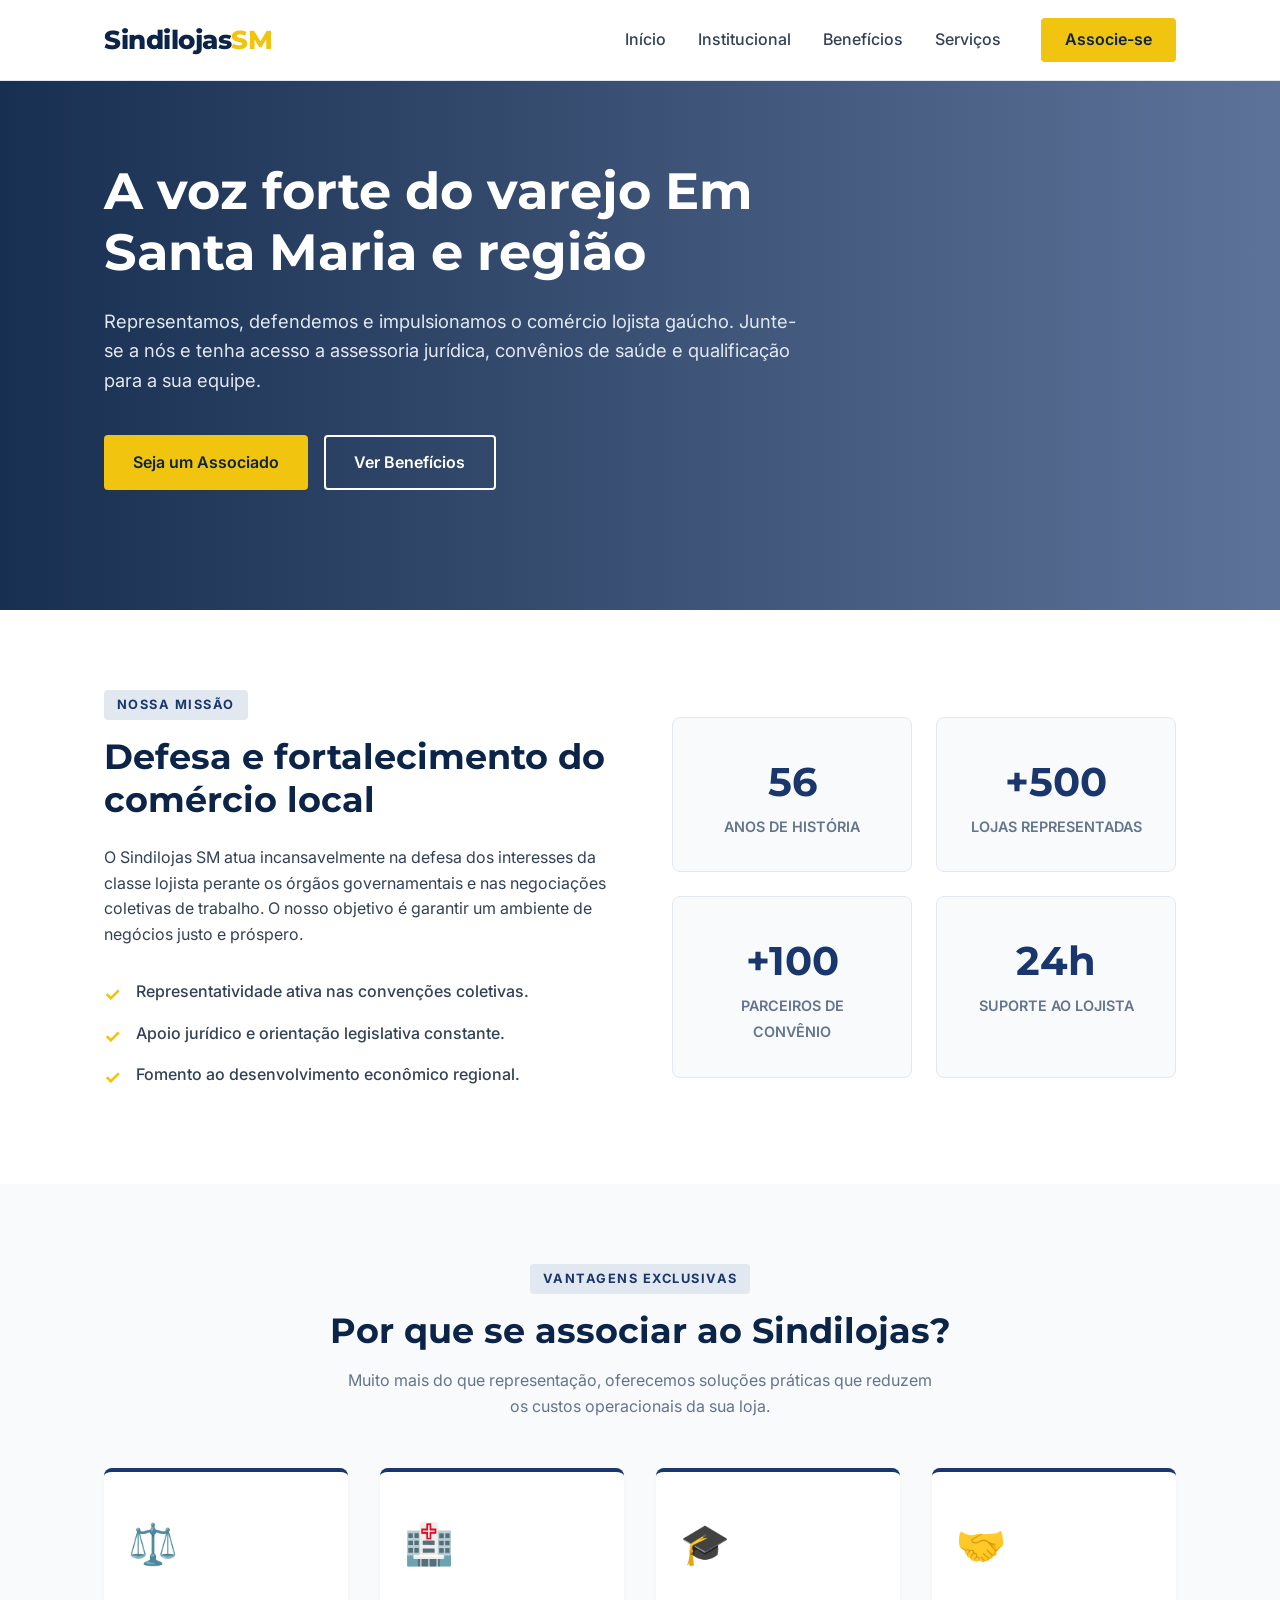
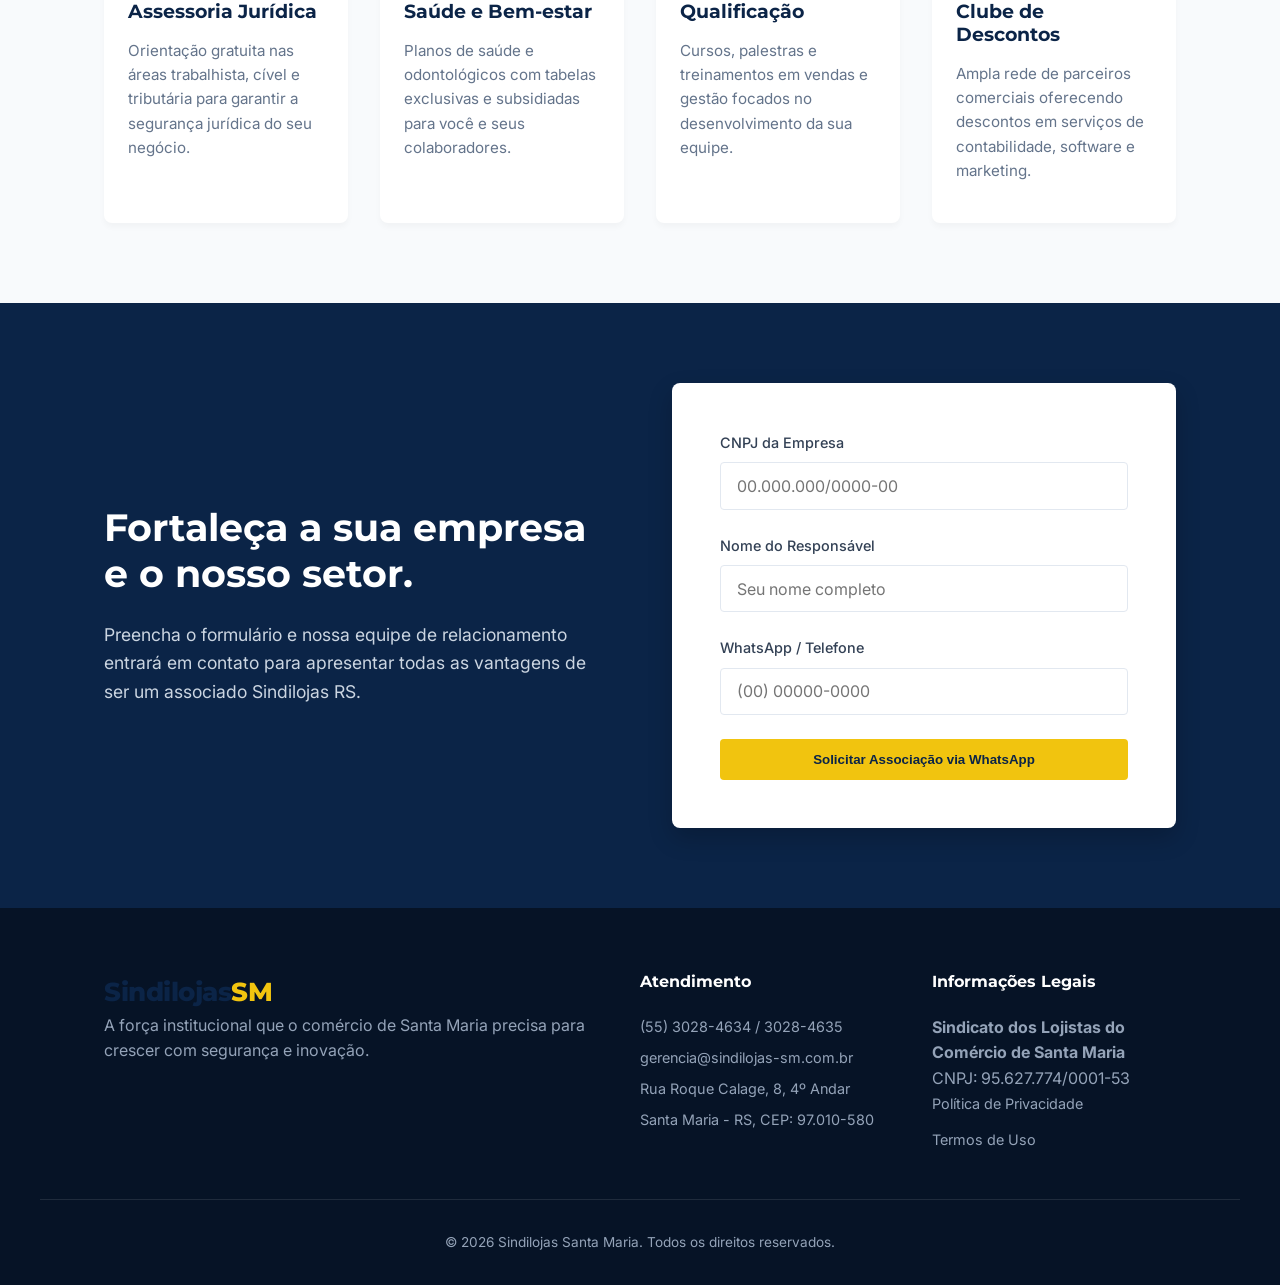
<file: index.html>
<!DOCTYPE html>
<html lang="pt-BR">
<head>
    <meta charset="UTF-8">
    <meta name="viewport" content="width=device-width, initial-scale=1.0">
    <meta name="facebook-domain-verification" content="2uz5mv5hke4nbbxfvrmrpehntoqdaj" />
    
    <meta property="og:title" content="Sindilojas Região Centro">
    <meta property="og:description" content="Representando o comércio da região com soluções e apoio ao lojista.">
    <meta property="og:url" content="https://sindilojascentro.com.br">
    <meta property="og:type" content="website">
    
    <meta property="og:image" content="https://sindilojascentro.com.br/sindilojas.png">
    <meta property="og:image:width" content="1200">
    <meta property="og:image:height" content="630">
    
    <title>Sindilojas SM | O Sindicato dos lojistas de Santa Maria</title>
    <link rel="preconnect" href="https://fonts.googleapis.com">
    <link rel="preconnect" href="https://fonts.gstatic.com" crossorigin>
    <link href="https://fonts.googleapis.com/css2?family=Inter:wght@300;400;500;600&family=Montserrat:wght@500;600;700&display=swap" rel="stylesheet">
    <link rel="stylesheet" href="style.css">
</head>
<body>

    <header class="header" id="header">
        <div class="container header-inner">
            <a href="#" class="logo">Sindilojas<span>SM</span></a>
            
            <nav class="navbar" id="navbar">
                <ul class="nav-links">
                    <li><a href="#inicio">Início</a></li>
                    <li><a href="#institucional">Institucional</a></li>
                    <li><a href="#beneficios">Benefícios</a></li>
                    <li><a href="#servicos">Serviços</a></li>
                </ul>
                <a href="#associe-se" class="btn-contact-header">Associe-se</a>
            </nav>

            <button class="menu-toggle" id="menu-toggle" aria-label="Abrir menu">
                <span></span>
                <span></span>
                <span></span>
            </button>
        </div>
    </header>

    <section class="hero" id="inicio">
        <div class="hero-overlay"></div>
        <div class="container hero-container">
            <div class="hero-content">
                <h1>A voz forte do varejo Em Santa Maria e região</h1>
                <p>Representamos, defendemos e impulsionamos o comércio lojista gaúcho. Junte-se a nós e tenha acesso a assessoria jurídica, convênios de saúde e qualificação para a sua equipe.</p>
                <div class="hero-buttons">
                    <a href="#associe-se" class="btn btn-primary">Seja um Associado</a>
                    <a href="#beneficios" class="btn btn-outline-white">Ver Benefícios</a>
                </div>
            </div>
        </div>
    </section>

    <section class="institucional section-padding" id="institucional">
        <div class="container grid-1-1 align-center">
            <div class="inst-text">
                <span class="tag">NOSSA MISSÃO</span>
                <h2>Defesa e fortalecimento do comércio local</h2>
                <p>O Sindilojas SM atua incansavelmente na defesa dos interesses da classe lojista perante os órgãos governamentais e nas negociações coletivas de trabalho. O nosso objetivo é garantir um ambiente de negócios justo e próspero.</p>
                <ul class="check-list mt-2">
                    <li>Representatividade ativa nas convenções coletivas.</li>
                    <li>Apoio jurídico e orientação legislativa constante.</li>
                    <li>Fomento ao desenvolvimento econômico regional.</li>
                </ul>
            </div>
            <div class="inst-stats grid-2">
                <div class="stat-box">
                    <span class="stat-num">56</span>
                    <span class="stat-desc">Anos de História</span>
                </div>
                <div class="stat-box">
                    <span class="stat-num">+500</span>
                    <span class="stat-desc">Lojas Representadas</span>
                </div>
                <div class="stat-box">
                    <span class="stat-num">+100</span>
                    <span class="stat-desc">Parceiros de Convênio</span>
                </div>
                <div class="stat-box">
                    <span class="stat-num">24h</span>
                    <span class="stat-desc">Suporte ao Lojista</span>
                </div>
            </div>
        </div>
    </section>

    <section class="beneficios section-padding bg-light" id="beneficios">
        <div class="container">
            <div class="section-header text-center">
                <span class="tag">VANTAGENS EXCLUSIVAS</span>
                <h2>Por que se associar ao Sindilojas?</h2>
                <p>Muito mais do que representação, oferecemos soluções práticas que reduzem os custos operacionais da sua loja.</p>
            </div>
            <div class="grid-4">
                <div class="card-beneficio">
                    <div class="icon">⚖️</div>
                    <h3>Assessoria Jurídica</h3>
                    <p>Orientação gratuita nas áreas trabalhista, cível e tributária para garantir a segurança jurídica do seu negócio.</p>
                </div>
                <div class="card-beneficio">
                    <div class="icon">🏥</div>
                    <h3>Saúde e Bem-estar</h3>
                    <p>Planos de saúde e odontológicos com tabelas exclusivas e subsidiadas para você e seus colaboradores.</p>
                </div>
                <div class="card-beneficio">
                    <div class="icon">🎓</div>
                    <h3>Qualificação</h3>
                    <p>Cursos, palestras e treinamentos em vendas e gestão focados no desenvolvimento da sua equipe.</p>
                </div>
                <div class="card-beneficio">
                    <div class="icon">🤝</div>
                    <h3>Clube de Descontos</h3>
                    <p>Ampla rede de parceiros comerciais oferecendo descontos em serviços de contabilidade, software e marketing.</p>
                </div>
            </div>
        </div>
    </section>

    <section class="associe-se section-padding" id="associe-se">
        <div class="container grid-1-1 align-center">
            <div class="associe-text">
                <h2>Fortaleça a sua empresa e o nosso setor.</h2>
                <p>Preencha o formulário e nossa equipe de relacionamento entrará em contato para apresentar todas as vantagens de ser um associado Sindilojas RS.</p>
            </div>
            <div class="associe-form-box">
                <form id="form-whatsapp" class="form-padrao">
                    <div class="input-group">
                        <label for="cnpj">CNPJ da Empresa</label>
                        <input type="text" id="cnpj" name="cnpj" placeholder="00.000.000/0000-00" required>
                    </div>
                    <div class="input-group">
                        <label for="nome">Nome do Responsável</label>
                        <input type="text" id="nome" name="nome" placeholder="Seu nome completo" required>
                    </div>
                    <div class="input-group">
                        <label for="telefone">WhatsApp / Telefone</label>
                        <input type="tel" id="telefone" name="telefone" placeholder="(00) 00000-0000" required>
                    </div>
                    <button type="submit" class="btn btn-primary btn-full">Solicitar Associação via WhatsApp</button>
                </form>
            </div>
        </div>
    </section>

    <footer class="footer">
        <div class="container footer-grid">
            <div class="footer-col">
                <a href="#" class="logo-footer">Sindilojas<span>SM</span></a>
                <p>A força institucional que o comércio de Santa Maria precisa para crescer com segurança e inovação.</p>
            </div>
            <div class="footer-col">
                <h4>Atendimento</h4>
                <ul>
                    <li>(55) 3028-4634 / 3028-4635</li>
                    <li>gerencia@sindilojas-sm.com.br</li>
                    <li>Rua Roque Calage, 8, 4º Andar</li>
                    <li>Santa Maria - RS, CEP: 97.010-580</li>
                </ul>
            </div>
            <div class="footer-col">
                <h4>Informações Legais</h4>
                <p><strong>Sindicato dos Lojistas do Comércio de Santa Maria</strong><br>CNPJ: 95.627.774/0001-53</p>
                <div class="legal-links">
                    <a href="politica-privacidade.html">Política de Privacidade</a>
                    <a href="#">Termos de Uso</a>
                </div>
            </div>
        </div>
        <div class="container footer-bottom">
            <p>&copy; 2026 Sindilojas Santa Maria. Todos os direitos reservados.</p>
        </div>
    </footer>

    <script src="script.js"></script>
</body>
</html>
</file>
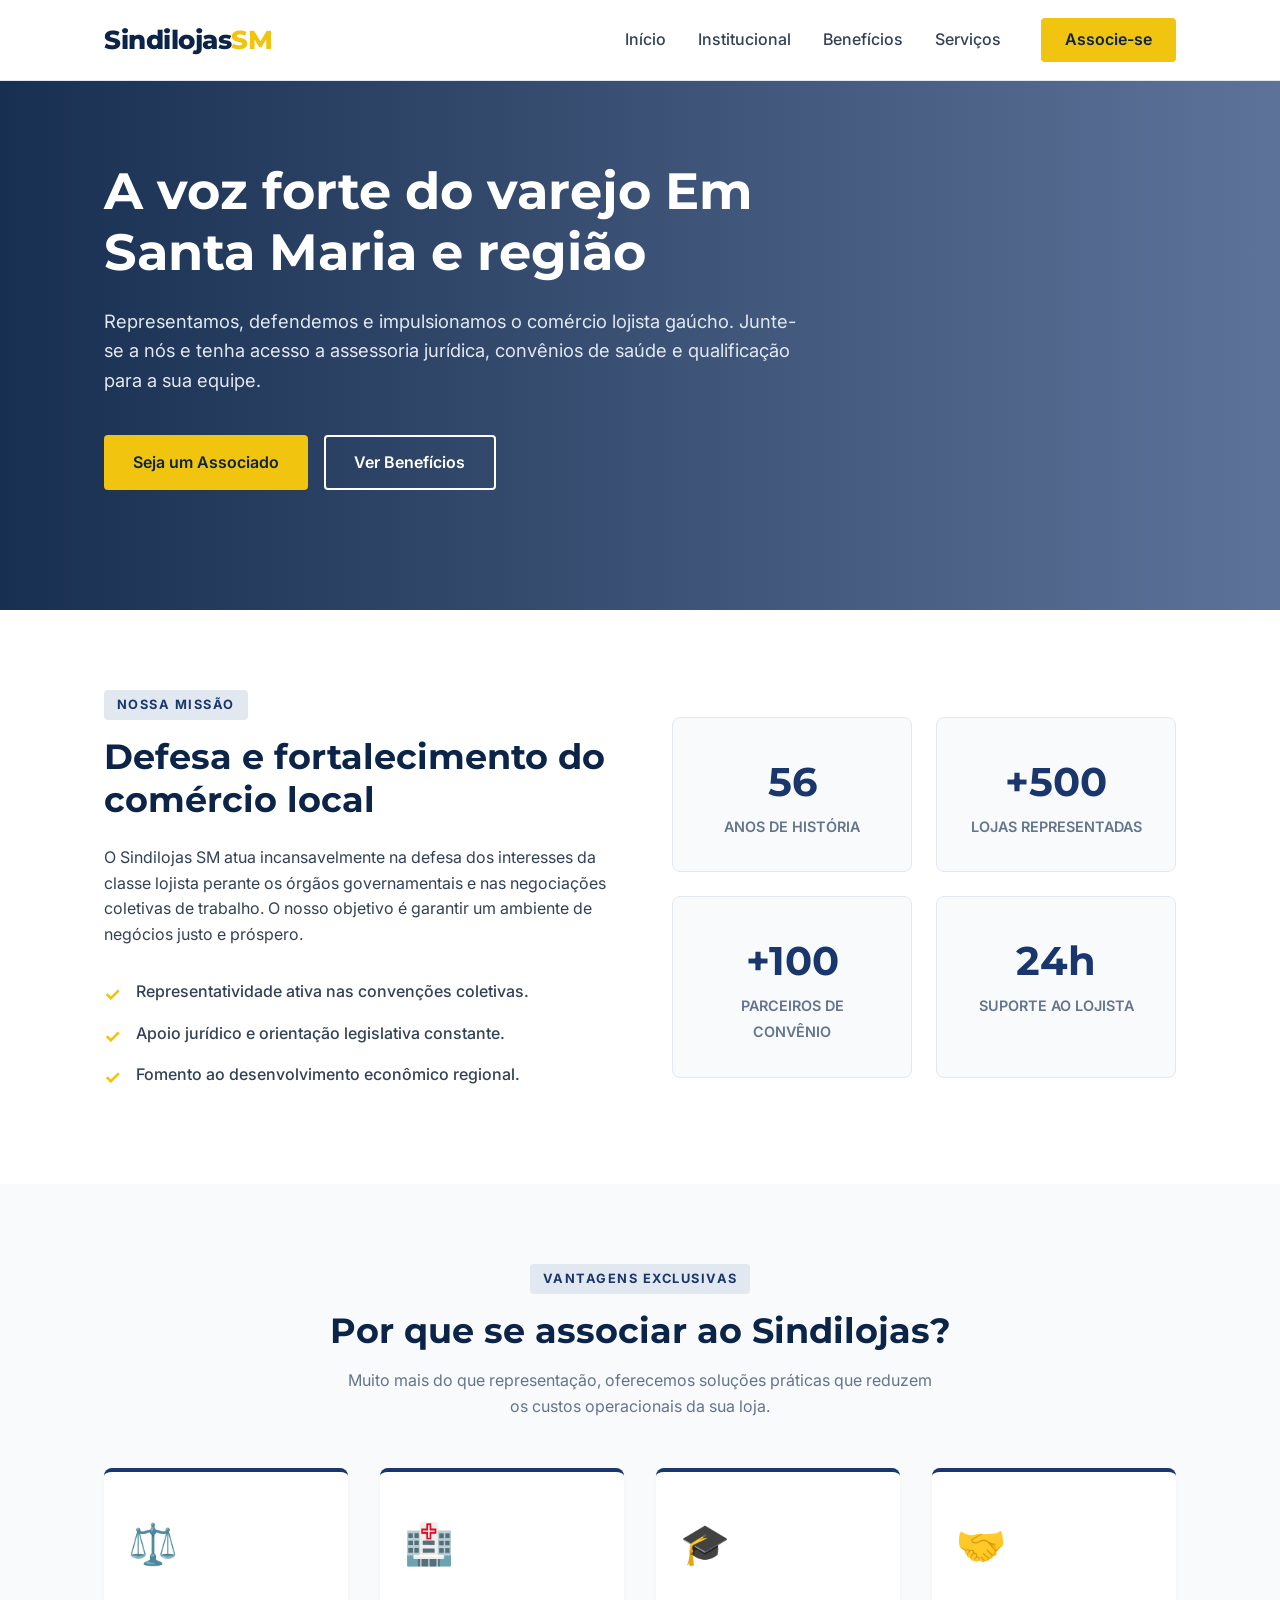
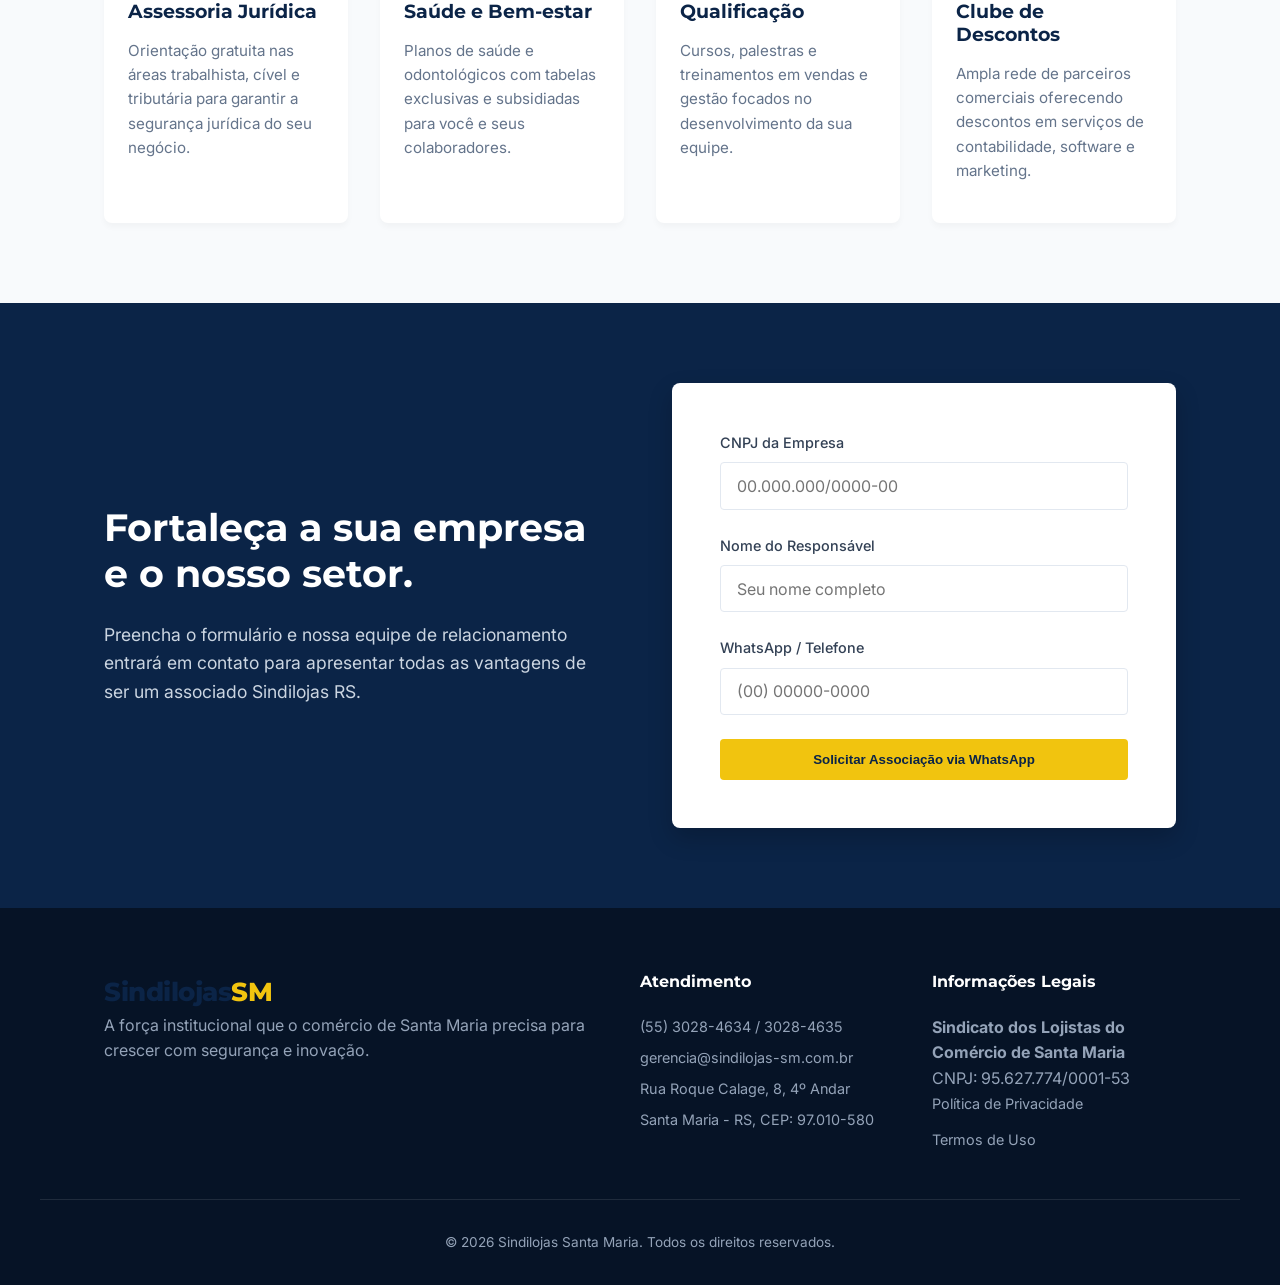
<file: sindilojas/index.html>
<!DOCTYPE html>
<html lang="pt-BR">
<head>
    <meta charset="UTF-8">
    <meta name="viewport" content="width=device-width, initial-scale=1.0">
    <meta name="facebook-domain-verification" content="2uz5mv5hke4nbbxfvrmrpehntoqdaj" />
    <title>Sindilojas SM | O Sindicato dos lojistas de Santa Maria</title>
    <link rel="preconnect" href="https://fonts.googleapis.com">
    <link rel="preconnect" href="https://fonts.gstatic.com" crossorigin>
    <link href="https://fonts.googleapis.com/css2?family=Inter:wght@300;400;500;600&family=Montserrat:wght@500;600;700&display=swap" rel="stylesheet">
    <link rel="stylesheet" href="style.css">
</head>
<body>

    <header class="header" id="header">
        <div class="container header-inner">
            <a href="#" class="logo">Sindilojas<span>SM</span></a>
            
            <nav class="navbar" id="navbar">
                <ul class="nav-links">
                    <li><a href="#inicio">Início</a></li>
                    <li><a href="#institucional">Institucional</a></li>
                    <li><a href="#beneficios">Benefícios</a></li>
                    <li><a href="#servicos">Serviços</a></li>
                </ul>
                <a href="#associe-se" class="btn-contact-header">Associe-se</a>
            </nav>

            <button class="menu-toggle" id="menu-toggle" aria-label="Abrir menu">
                <span></span>
                <span></span>
                <span></span>
            </button>
        </div>
    </header>

    <section class="hero" id="inicio">
        <div class="hero-overlay"></div>
        <div class="container hero-container">
            <div class="hero-content">
                <h1>A voz forte do varejo Em Santa Maria e região</h1>
                <p>Representamos, defendemos e impulsionamos o comércio lojista gaúcho. Junte-se a nós e tenha acesso a assessoria jurídica, convênios de saúde e qualificação para a sua equipe.</p>
                <div class="hero-buttons">
                    <a href="#associe-se" class="btn btn-primary">Seja um Associado</a>
                    <a href="#beneficios" class="btn btn-outline-white">Ver Benefícios</a>
                </div>
            </div>
        </div>
    </section>

    <section class="institucional section-padding" id="institucional">
        <div class="container grid-1-1 align-center">
            <div class="inst-text">
                <span class="tag">NOSSA MISSÃO</span>
                <h2>Defesa e fortalecimento do comércio local</h2>
                <p>O Sindilojas SM atua incansavelmente na defesa dos interesses da classe lojista perante os órgãos governamentais e nas negociações coletivas de trabalho. O nosso objetivo é garantir um ambiente de negócios justo e próspero.</p>
                <ul class="check-list mt-2">
                    <li>Representatividade ativa nas convenções coletivas.</li>
                    <li>Apoio jurídico e orientação legislativa constante.</li>
                    <li>Fomento ao desenvolvimento econômico regional.</li>
                </ul>
            </div>
            <div class="inst-stats grid-2">
                <div class="stat-box">
                    <span class="stat-num">56</span>
                    <span class="stat-desc">Anos de História</span>
                </div>
                <div class="stat-box">
                    <span class="stat-num">+500</span>
                    <span class="stat-desc">Lojas Representadas</span>
                </div>
                <div class="stat-box">
                    <span class="stat-num">+100</span>
                    <span class="stat-desc">Parceiros de Convênio</span>
                </div>
                <div class="stat-box">
                    <span class="stat-num">24h</span>
                    <span class="stat-desc">Suporte ao Lojista</span>
                </div>
            </div>
        </div>
    </section>

    <section class="beneficios section-padding bg-light" id="beneficios">
        <div class="container">
            <div class="section-header text-center">
                <span class="tag">VANTAGENS EXCLUSIVAS</span>
                <h2>Por que se associar ao Sindilojas?</h2>
                <p>Muito mais do que representação, oferecemos soluções práticas que reduzem os custos operacionais da sua loja.</p>
            </div>
            <div class="grid-4">
                <div class="card-beneficio">
                    <div class="icon">⚖️</div>
                    <h3>Assessoria Jurídica</h3>
                    <p>Orientação gratuita nas áreas trabalhista, cível e tributária para garantir a segurança jurídica do seu negócio.</p>
                </div>
                <div class="card-beneficio">
                    <div class="icon">🏥</div>
                    <h3>Saúde e Bem-estar</h3>
                    <p>Planos de saúde e odontológicos com tabelas exclusivas e subsidiadas para você e seus colaboradores.</p>
                </div>
                <div class="card-beneficio">
                    <div class="icon">🎓</div>
                    <h3>Qualificação</h3>
                    <p>Cursos, palestras e treinamentos em vendas e gestão focados no desenvolvimento da sua equipe.</p>
                </div>
                <div class="card-beneficio">
                    <div class="icon">🤝</div>
                    <h3>Clube de Descontos</h3>
                    <p>Ampla rede de parceiros comerciais oferecendo descontos em serviços de contabilidade, software e marketing.</p>
                </div>
            </div>
        </div>
    </section>

    <section class="associe-se section-padding" id="associe-se">
        <div class="container grid-1-1 align-center">
            <div class="associe-text">
                <h2>Fortaleça a sua empresa e o nosso setor.</h2>
                <p>Preencha o formulário e nossa equipe de relacionamento entrará em contato para apresentar todas as vantagens de ser um associado Sindilojas RS.</p>
            </div>
            <div class="associe-form-box">
                <form id="form-whatsapp" class="form-padrao">
                    <div class="input-group">
                        <label for="cnpj">CNPJ da Empresa</label>
                        <input type="text" id="cnpj" name="cnpj" placeholder="00.000.000/0000-00" required>
                    </div>
                    <div class="input-group">
                        <label for="nome">Nome do Responsável</label>
                        <input type="text" id="nome" name="nome" placeholder="Seu nome completo" required>
                    </div>
                    <div class="input-group">
                        <label for="telefone">WhatsApp / Telefone</label>
                        <input type="tel" id="telefone" name="telefone" placeholder="(00) 00000-0000" required>
                    </div>
                    <button type="submit" class="btn btn-primary btn-full">Solicitar Associação via WhatsApp</button>
                </form>
            </div>
        </div>
    </section>

    <footer class="footer">
        <div class="container footer-grid">
            <div class="footer-col">
                <a href="#" class="logo-footer">Sindilojas<span>SM</span></a>
                <p>A força institucional que o comércio de Santa Maria precisa para crescer com segurança e inovação.</p>
            </div>
            <div class="footer-col">
                <h4>Atendimento</h4>
                <ul>
                    <li>(55) 3028-4634 / 3028-4635</li>
                    <li>gerencia@sindilojas-sm.com.br</li>
                    <li>Rua Roque Calage, 8, 4º Andar</li>
                    <li>Santa Maria - RS, CEP: 97.010-580</li>
                </ul>
            </div>
            <div class="footer-col">
                <h4>Informações Legais</h4>
                <p><strong>Sindicato dos Lojistas do Comércio de Santa Maria</strong><br>CNPJ: 95.627.774/0001-53</p>
                <div class="legal-links">
                    <a href="#">Política de Privacidade</a>
                    <a href="#">Termos de Uso</a>
                </div>
            </div>
        </div>
        <div class="container footer-bottom">
            <p>&copy; 2026 Sindilojas Santa Maria. Todos os direitos reservados.</p>
        </div>
    </footer>

    <script src="script.js"></script>
</body>
</html>
</file>
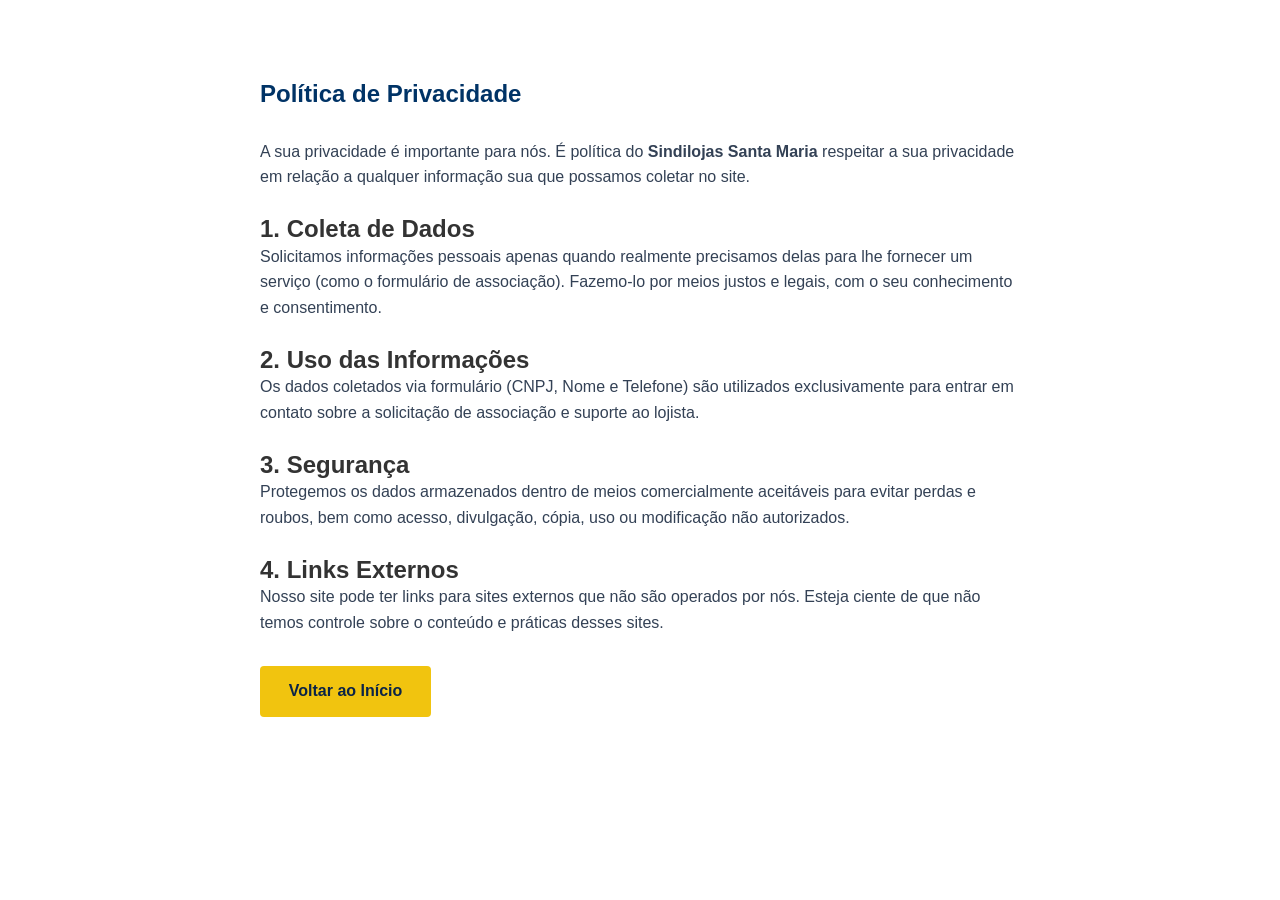
<file: politica-privacidade.html>
<!DOCTYPE html>
<html lang="pt-BR">
<head>
    <meta charset="UTF-8">
    <meta name="viewport" content="width=device-width, initial-scale=1.0">
    <title>Política de Privacidade | Sindilojas SM</title>
    <link rel="stylesheet" href="style.css">
    <style>
        .policy-content { padding: 80px 20px; max-width: 800px; margin: 0 auto; line-height: 1.6; }
        .policy-content h1 { margin-bottom: 30px; color: #003366; }
        .policy-content h2 { margin-top: 25px; color: #333; }
    </style>
</head>
<body>
    <section class="policy-content">
        <h1>Política de Privacidade</h1>
        <p>A sua privacidade é importante para nós. É política do <strong>Sindilojas Santa Maria</strong> respeitar a sua privacidade em relação a qualquer informação sua que possamos coletar no site.</p>
        
        <h2>1. Coleta de Dados</h2>
        <p>Solicitamos informações pessoais apenas quando realmente precisamos delas para lhe fornecer um serviço (como o formulário de associação). Fazemo-lo por meios justos e legais, com o seu conhecimento e consentimento.</p>
        
        <h2>2. Uso das Informações</h2>
        <p>Os dados coletados via formulário (CNPJ, Nome e Telefone) são utilizados exclusivamente para entrar em contato sobre a solicitação de associação e suporte ao lojista.</p>
        
        <h2>3. Segurança</h2>
        <p>Protegemos os dados armazenados dentro de meios comercialmente aceitáveis ​​para evitar perdas e roubos, bem como acesso, divulgação, cópia, uso ou modificação não autorizados.</p>
        
        <h2>4. Links Externos</h2>
        <p>Nosso site pode ter links para sites externos que não são operados por nós. Esteja ciente de que não temos controle sobre o conteúdo e práticas desses sites.</p>
        
        <a href="index.html" class="btn btn-primary" style="display:inline-block; margin-top:30px;">Voltar ao Início</a>
    </section>
</body>
</html>
</file>
<file: style.css>
:root {
    /* Paleta Institucional: Azul Marinho e Dourado/Mostarda */
    --primary-dark: #0B2447; 
    --primary-light: #19376D;
    --accent-color: #F1C40F; /* Dourado para botões e destaques */
    --accent-hover: #D4AC0D;
    --text-main: #334155;
    --text-light: #64748B;
    --bg-white: #FFFFFF;
    --bg-light: #F8FAFC;
    --border-color: #E2E8F0;
    
    --font-heading: 'Montserrat', sans-serif;
    --font-body: 'Inter', sans-serif;
    
    --transition: all 0.3s ease;
}

* {
    margin: 0;
    padding: 0;
    box-sizing: border-box;
}

html { scroll-behavior: smooth; }

body {
    font-family: var(--font-body);
    color: var(--text-main);
    line-height: 1.6;
    background-color: var(--bg-white);
}

.container {
    max-width: 1200px;
    margin: 0 auto;
    padding: 0 5%;
}

.section-padding { padding: 5rem 0; }
.bg-light { background-color: var(--bg-light); }
.text-center { text-align: center; }
.align-center { align-items: center; }
.mt-2 { margin-top: 2rem; }

h1, h2, h3, h4 {
    font-family: var(--font-heading);
    color: var(--primary-dark);
    line-height: 1.2;
}

.tag {
    display: inline-block;
    font-size: 0.8rem;
    font-weight: 700;
    letter-spacing: 1.5px;
    color: var(--primary-light);
    text-transform: uppercase;
    margin-bottom: 1rem;
    background: #E2E8F0;
    padding: 0.3rem 0.8rem;
    border-radius: 4px;
}

/* Header */
.header {
    position: fixed;
    top: 0;
    width: 100%;
    background-color: var(--bg-white);
    border-bottom: 1px solid var(--border-color);
    z-index: 1000;
    transition: var(--transition);
}

.header.scrolled {
    box-shadow: 0 4px 15px rgba(11, 36, 71, 0.08);
}

.header-inner {
    display: flex;
    justify-content: space-between;
    align-items: center;
    height: 80px;
}

.logo, .logo-footer {
    font-family: var(--font-heading);
    font-size: 1.6rem;
    font-weight: 800;
    color: var(--primary-dark);
    text-decoration: none;
    letter-spacing: -0.5px;
}

.logo span, .logo-footer span {
    color: var(--accent-color);
}

.navbar {
    display: flex;
    align-items: center;
    gap: 2.5rem;
}

.nav-links {
    display: flex;
    list-style: none;
    gap: 2rem;
}

.nav-links a {
    text-decoration: none;
    color: var(--text-main);
    font-weight: 500;
    transition: var(--transition);
}

.nav-links a:hover {
    color: var(--primary-light);
}

/* Botões */
.btn {
    display: inline-flex;
    align-items: center;
    justify-content: center;
    padding: 0.8rem 1.8rem;
    border-radius: 4px;
    font-weight: 600;
    text-decoration: none;
    transition: var(--transition);
    border: none;
    cursor: pointer;
}

.btn-contact-header {
    background-color: var(--accent-color);
    color: var(--primary-dark);
    padding: 0.6rem 1.5rem;
    border-radius: 4px;
    text-decoration: none;
    font-weight: 600;
    transition: var(--transition);
}

.btn-contact-header:hover {
    background-color: var(--accent-hover);
}

.btn-primary {
    background-color: var(--accent-color);
    color: var(--primary-dark);
}

.btn-primary:hover {
    background-color: var(--accent-hover);
}

.btn-outline-white {
    background-color: transparent;
    color: var(--bg-white);
    border: 2px solid var(--bg-white);
}

.btn-outline-white:hover {
    background-color: var(--bg-white);
    color: var(--primary-dark);
}

.btn-full {
    width: 100%;
}

/* Hero Section */
.hero {
    position: relative;
    padding-top: 160px;
    padding-bottom: 120px;
    /* Imagem sugerindo a fachada de lojas ou cidade do RS */
    background-image: url('https://images.unsplash.com/photo-1556740738-b6a63e27c4df?auto=format&fit=crop&q=80&w=1920'); 
    background-size: cover;
    background-position: center;
}

.hero-overlay {
    position: absolute;
    top: 0;
    left: 0;
    width: 100%;
    height: 100%;
    background: linear-gradient(to right, rgba(11, 36, 71, 0.95), rgba(25, 55, 109, 0.7));
}

.hero-content {
    position: relative;
    z-index: 1;
    max-width: 700px;
}

.hero h1 {
    color: var(--bg-white);
    font-size: 3.2rem;
    margin-bottom: 1.5rem;
}

.hero p {
    color: #E2E8F0;
    font-size: 1.15rem;
    margin-bottom: 2.5rem;
}

.hero-buttons {
    display: flex;
    gap: 1rem;
}

/* Grids Gerais */
.grid-1-1 {
    display: grid;
    grid-template-columns: 1fr 1fr;
    gap: 4rem;
}

.grid-2 {
    display: grid;
    grid-template-columns: 1fr 1fr;
    gap: 1.5rem;
}

.grid-4 {
    display: grid;
    grid-template-columns: repeat(4, 1fr);
    gap: 2rem;
    margin-top: 3rem;
}

/* Institucional */
.inst-text h2 {
    font-size: 2.2rem;
    margin-bottom: 1.5rem;
}

.check-list { list-style: none; }
.check-list li {
    position: relative;
    padding-left: 2rem;
    margin-bottom: 1rem;
    font-weight: 500;
}
.check-list li::before {
    content: "✓";
    position: absolute;
    left: 0;
    color: var(--accent-color);
    font-weight: bold;
    font-size: 1.2rem;
}

.stat-box {
    background: var(--bg-light);
    padding: 2rem;
    text-align: center;
    border-radius: 8px;
    border: 1px solid var(--border-color);
}

.stat-num {
    display: block;
    font-size: 2.5rem;
    font-weight: 700;
    color: var(--primary-light);
    font-family: var(--font-heading);
}

.stat-desc {
    color: var(--text-light);
    font-size: 0.9rem;
    text-transform: uppercase;
    font-weight: 600;
}

/* Benefícios */
.section-header h2 { font-size: 2.2rem; margin-bottom: 1rem; }
.section-header p { max-width: 600px; margin: 0 auto; color: var(--text-light); }

.card-beneficio {
    background: var(--bg-white);
    padding: 2.5rem 1.5rem;
    border-radius: 8px;
    box-shadow: 0 4px 6px rgba(0,0,0,0.03);
    transition: var(--transition);
    border-top: 4px solid var(--primary-light);
}

.card-beneficio:hover {
    transform: translateY(-5px);
    box-shadow: 0 12px 24px rgba(11, 36, 71, 0.1);
    border-top-color: var(--accent-color);
}

.card-beneficio .icon {
    font-size: 2.5rem;
    margin-bottom: 1.5rem;
}

.card-beneficio h3 { margin-bottom: 1rem; font-size: 1.2rem; }
.card-beneficio p { font-size: 0.95rem; color: var(--text-light); }

/* CTA Associe-se e Formulário */
.associe-se {
    background-color: var(--primary-dark);
    color: var(--bg-white);
}

.associe-text h2 {
    color: var(--bg-white);
    font-size: 2.4rem;
    margin-bottom: 1.5rem;
}

.associe-text p { color: #CBD5E1; font-size: 1.1rem; }

.associe-form-box {
    background: var(--bg-white);
    padding: 3rem;
    border-radius: 8px;
    box-shadow: 0 10px 25px rgba(0,0,0,0.2);
}

.input-group {
    margin-bottom: 1.5rem;
}

.input-group label {
    display: block;
    margin-bottom: 0.5rem;
    color: var(--text-main);
    font-weight: 500;
    font-size: 0.9rem;
}

.input-group input {
    width: 100%;
    padding: 0.8rem 1rem;
    border: 1px solid var(--border-color);
    border-radius: 4px;
    font-family: var(--font-body);
    font-size: 1rem;
}

.input-group input:focus {
    outline: none;
    border-color: var(--primary-light);
    box-shadow: 0 0 0 3px rgba(25, 55, 109, 0.1);
}

/* Footer */
.footer {
    background-color: #061326;
    color: #94A3B8;
    padding: 4rem 0 2rem;
}

.footer-grid {
    display: grid;
    grid-template-columns: 2fr 1fr 1fr;
    gap: 3rem;
    margin-bottom: 3rem;
}

.footer-col h4 {
    color: var(--bg-white);
    margin-bottom: 1.5rem;
}

.footer-col ul { list-style: none; }
.footer-col ul li { margin-bottom: 0.5rem; font-size: 0.9rem; }

.legal-links {
    display: flex;
    flex-direction: column;
    gap: 0.8rem;
}

.legal-links a {
    color: #94A3B8;
    text-decoration: none;
    font-size: 0.9rem;
}

.legal-links a:hover { color: var(--accent-color); }

.footer-bottom {
    border-top: 1px solid rgba(255,255,255,0.1);
    padding-top: 2rem;
    text-align: center;
    font-size: 0.85rem;
}

/* Menu Mobile Toggle */
.menu-toggle {
    display: none;
    flex-direction: column;
    justify-content: space-between;
    width: 30px;
    height: 21px;
    background: transparent;
    border: none;
    cursor: pointer;
    z-index: 1001;
}

.menu-toggle span {
    width: 100%;
    height: 3px;
    background-color: var(--primary-dark);
    transition: var(--transition);
    border-radius: 2px;
}

/* Responsividade */
@media (max-width: 992px) {
    .grid-1-1, .grid-4 { grid-template-columns: 1fr; }
    .grid-4 { grid-template-columns: 1fr 1fr; }
    .footer-grid { grid-template-columns: 1fr; }
    .hero h1 { font-size: 2.5rem; }
}

@media (max-width: 768px) {
    .menu-toggle { display: flex; }
    
    .navbar {
        position: fixed;
        top: 80px;
        left: -100%;
        width: 100%;
        height: calc(100vh - 80px);
        background-color: var(--bg-white);
        flex-direction: column;
        justify-content: flex-start;
        padding-top: 2rem;
        transition: var(--transition);
        gap: 2rem;
    }

    .navbar.active { left: 0; }
    .nav-links { flex-direction: column; align-items: center; gap: 1.5rem; }
    .grid-4 { grid-template-columns: 1fr; }
    .hero-buttons { flex-direction: column; }
    .associe-form-box { padding: 1.5rem; }
    
    .menu-toggle.active span:nth-child(1) { transform: translateY(9px) rotate(45deg); }
    .menu-toggle.active span:nth-child(2) { opacity: 0; }
    .menu-toggle.active span:nth-child(3) { transform: translateY(-9px) rotate(-45deg); }
}
</file>
<file: sindilojas/style.css>
:root {
    /* Paleta Institucional: Azul Marinho e Dourado/Mostarda */
    --primary-dark: #0B2447; 
    --primary-light: #19376D;
    --accent-color: #F1C40F; /* Dourado para botões e destaques */
    --accent-hover: #D4AC0D;
    --text-main: #334155;
    --text-light: #64748B;
    --bg-white: #FFFFFF;
    --bg-light: #F8FAFC;
    --border-color: #E2E8F0;
    
    --font-heading: 'Montserrat', sans-serif;
    --font-body: 'Inter', sans-serif;
    
    --transition: all 0.3s ease;
}

* {
    margin: 0;
    padding: 0;
    box-sizing: border-box;
}

html { scroll-behavior: smooth; }

body {
    font-family: var(--font-body);
    color: var(--text-main);
    line-height: 1.6;
    background-color: var(--bg-white);
}

.container {
    max-width: 1200px;
    margin: 0 auto;
    padding: 0 5%;
}

.section-padding { padding: 5rem 0; }
.bg-light { background-color: var(--bg-light); }
.text-center { text-align: center; }
.align-center { align-items: center; }
.mt-2 { margin-top: 2rem; }

h1, h2, h3, h4 {
    font-family: var(--font-heading);
    color: var(--primary-dark);
    line-height: 1.2;
}

.tag {
    display: inline-block;
    font-size: 0.8rem;
    font-weight: 700;
    letter-spacing: 1.5px;
    color: var(--primary-light);
    text-transform: uppercase;
    margin-bottom: 1rem;
    background: #E2E8F0;
    padding: 0.3rem 0.8rem;
    border-radius: 4px;
}

/* Header */
.header {
    position: fixed;
    top: 0;
    width: 100%;
    background-color: var(--bg-white);
    border-bottom: 1px solid var(--border-color);
    z-index: 1000;
    transition: var(--transition);
}

.header.scrolled {
    box-shadow: 0 4px 15px rgba(11, 36, 71, 0.08);
}

.header-inner {
    display: flex;
    justify-content: space-between;
    align-items: center;
    height: 80px;
}

.logo, .logo-footer {
    font-family: var(--font-heading);
    font-size: 1.6rem;
    font-weight: 800;
    color: var(--primary-dark);
    text-decoration: none;
    letter-spacing: -0.5px;
}

.logo span, .logo-footer span {
    color: var(--accent-color);
}

.navbar {
    display: flex;
    align-items: center;
    gap: 2.5rem;
}

.nav-links {
    display: flex;
    list-style: none;
    gap: 2rem;
}

.nav-links a {
    text-decoration: none;
    color: var(--text-main);
    font-weight: 500;
    transition: var(--transition);
}

.nav-links a:hover {
    color: var(--primary-light);
}

/* Botões */
.btn {
    display: inline-flex;
    align-items: center;
    justify-content: center;
    padding: 0.8rem 1.8rem;
    border-radius: 4px;
    font-weight: 600;
    text-decoration: none;
    transition: var(--transition);
    border: none;
    cursor: pointer;
}

.btn-contact-header {
    background-color: var(--accent-color);
    color: var(--primary-dark);
    padding: 0.6rem 1.5rem;
    border-radius: 4px;
    text-decoration: none;
    font-weight: 600;
    transition: var(--transition);
}

.btn-contact-header:hover {
    background-color: var(--accent-hover);
}

.btn-primary {
    background-color: var(--accent-color);
    color: var(--primary-dark);
}

.btn-primary:hover {
    background-color: var(--accent-hover);
}

.btn-outline-white {
    background-color: transparent;
    color: var(--bg-white);
    border: 2px solid var(--bg-white);
}

.btn-outline-white:hover {
    background-color: var(--bg-white);
    color: var(--primary-dark);
}

.btn-full {
    width: 100%;
}

/* Hero Section */
.hero {
    position: relative;
    padding-top: 160px;
    padding-bottom: 120px;
    /* Imagem sugerindo a fachada de lojas ou cidade do RS */
    background-image: url('https://images.unsplash.com/photo-1556740738-b6a63e27c4df?auto=format&fit=crop&q=80&w=1920'); 
    background-size: cover;
    background-position: center;
}

.hero-overlay {
    position: absolute;
    top: 0;
    left: 0;
    width: 100%;
    height: 100%;
    background: linear-gradient(to right, rgba(11, 36, 71, 0.95), rgba(25, 55, 109, 0.7));
}

.hero-content {
    position: relative;
    z-index: 1;
    max-width: 700px;
}

.hero h1 {
    color: var(--bg-white);
    font-size: 3.2rem;
    margin-bottom: 1.5rem;
}

.hero p {
    color: #E2E8F0;
    font-size: 1.15rem;
    margin-bottom: 2.5rem;
}

.hero-buttons {
    display: flex;
    gap: 1rem;
}

/* Grids Gerais */
.grid-1-1 {
    display: grid;
    grid-template-columns: 1fr 1fr;
    gap: 4rem;
}

.grid-2 {
    display: grid;
    grid-template-columns: 1fr 1fr;
    gap: 1.5rem;
}

.grid-4 {
    display: grid;
    grid-template-columns: repeat(4, 1fr);
    gap: 2rem;
    margin-top: 3rem;
}

/* Institucional */
.inst-text h2 {
    font-size: 2.2rem;
    margin-bottom: 1.5rem;
}

.check-list { list-style: none; }
.check-list li {
    position: relative;
    padding-left: 2rem;
    margin-bottom: 1rem;
    font-weight: 500;
}
.check-list li::before {
    content: "✓";
    position: absolute;
    left: 0;
    color: var(--accent-color);
    font-weight: bold;
    font-size: 1.2rem;
}

.stat-box {
    background: var(--bg-light);
    padding: 2rem;
    text-align: center;
    border-radius: 8px;
    border: 1px solid var(--border-color);
}

.stat-num {
    display: block;
    font-size: 2.5rem;
    font-weight: 700;
    color: var(--primary-light);
    font-family: var(--font-heading);
}

.stat-desc {
    color: var(--text-light);
    font-size: 0.9rem;
    text-transform: uppercase;
    font-weight: 600;
}

/* Benefícios */
.section-header h2 { font-size: 2.2rem; margin-bottom: 1rem; }
.section-header p { max-width: 600px; margin: 0 auto; color: var(--text-light); }

.card-beneficio {
    background: var(--bg-white);
    padding: 2.5rem 1.5rem;
    border-radius: 8px;
    box-shadow: 0 4px 6px rgba(0,0,0,0.03);
    transition: var(--transition);
    border-top: 4px solid var(--primary-light);
}

.card-beneficio:hover {
    transform: translateY(-5px);
    box-shadow: 0 12px 24px rgba(11, 36, 71, 0.1);
    border-top-color: var(--accent-color);
}

.card-beneficio .icon {
    font-size: 2.5rem;
    margin-bottom: 1.5rem;
}

.card-beneficio h3 { margin-bottom: 1rem; font-size: 1.2rem; }
.card-beneficio p { font-size: 0.95rem; color: var(--text-light); }

/* CTA Associe-se e Formulário */
.associe-se {
    background-color: var(--primary-dark);
    color: var(--bg-white);
}

.associe-text h2 {
    color: var(--bg-white);
    font-size: 2.4rem;
    margin-bottom: 1.5rem;
}

.associe-text p { color: #CBD5E1; font-size: 1.1rem; }

.associe-form-box {
    background: var(--bg-white);
    padding: 3rem;
    border-radius: 8px;
    box-shadow: 0 10px 25px rgba(0,0,0,0.2);
}

.input-group {
    margin-bottom: 1.5rem;
}

.input-group label {
    display: block;
    margin-bottom: 0.5rem;
    color: var(--text-main);
    font-weight: 500;
    font-size: 0.9rem;
}

.input-group input {
    width: 100%;
    padding: 0.8rem 1rem;
    border: 1px solid var(--border-color);
    border-radius: 4px;
    font-family: var(--font-body);
    font-size: 1rem;
}

.input-group input:focus {
    outline: none;
    border-color: var(--primary-light);
    box-shadow: 0 0 0 3px rgba(25, 55, 109, 0.1);
}

/* Footer */
.footer {
    background-color: #061326;
    color: #94A3B8;
    padding: 4rem 0 2rem;
}

.footer-grid {
    display: grid;
    grid-template-columns: 2fr 1fr 1fr;
    gap: 3rem;
    margin-bottom: 3rem;
}

.footer-col h4 {
    color: var(--bg-white);
    margin-bottom: 1.5rem;
}

.footer-col ul { list-style: none; }
.footer-col ul li { margin-bottom: 0.5rem; font-size: 0.9rem; }

.legal-links {
    display: flex;
    flex-direction: column;
    gap: 0.8rem;
}

.legal-links a {
    color: #94A3B8;
    text-decoration: none;
    font-size: 0.9rem;
}

.legal-links a:hover { color: var(--accent-color); }

.footer-bottom {
    border-top: 1px solid rgba(255,255,255,0.1);
    padding-top: 2rem;
    text-align: center;
    font-size: 0.85rem;
}

/* Menu Mobile Toggle */
.menu-toggle {
    display: none;
    flex-direction: column;
    justify-content: space-between;
    width: 30px;
    height: 21px;
    background: transparent;
    border: none;
    cursor: pointer;
    z-index: 1001;
}

.menu-toggle span {
    width: 100%;
    height: 3px;
    background-color: var(--primary-dark);
    transition: var(--transition);
    border-radius: 2px;
}

/* Responsividade */
@media (max-width: 992px) {
    .grid-1-1, .grid-4 { grid-template-columns: 1fr; }
    .grid-4 { grid-template-columns: 1fr 1fr; }
    .footer-grid { grid-template-columns: 1fr; }
    .hero h1 { font-size: 2.5rem; }
}

@media (max-width: 768px) {
    .menu-toggle { display: flex; }
    
    .navbar {
        position: fixed;
        top: 80px;
        left: -100%;
        width: 100%;
        height: calc(100vh - 80px);
        background-color: var(--bg-white);
        flex-direction: column;
        justify-content: flex-start;
        padding-top: 2rem;
        transition: var(--transition);
        gap: 2rem;
    }

    .navbar.active { left: 0; }
    .nav-links { flex-direction: column; align-items: center; gap: 1.5rem; }
    .grid-4 { grid-template-columns: 1fr; }
    .hero-buttons { flex-direction: column; }
    .associe-form-box { padding: 1.5rem; }
    
    .menu-toggle.active span:nth-child(1) { transform: translateY(9px) rotate(45deg); }
    .menu-toggle.active span:nth-child(2) { opacity: 0; }
    .menu-toggle.active span:nth-child(3) { transform: translateY(-9px) rotate(-45deg); }
}
</file>
